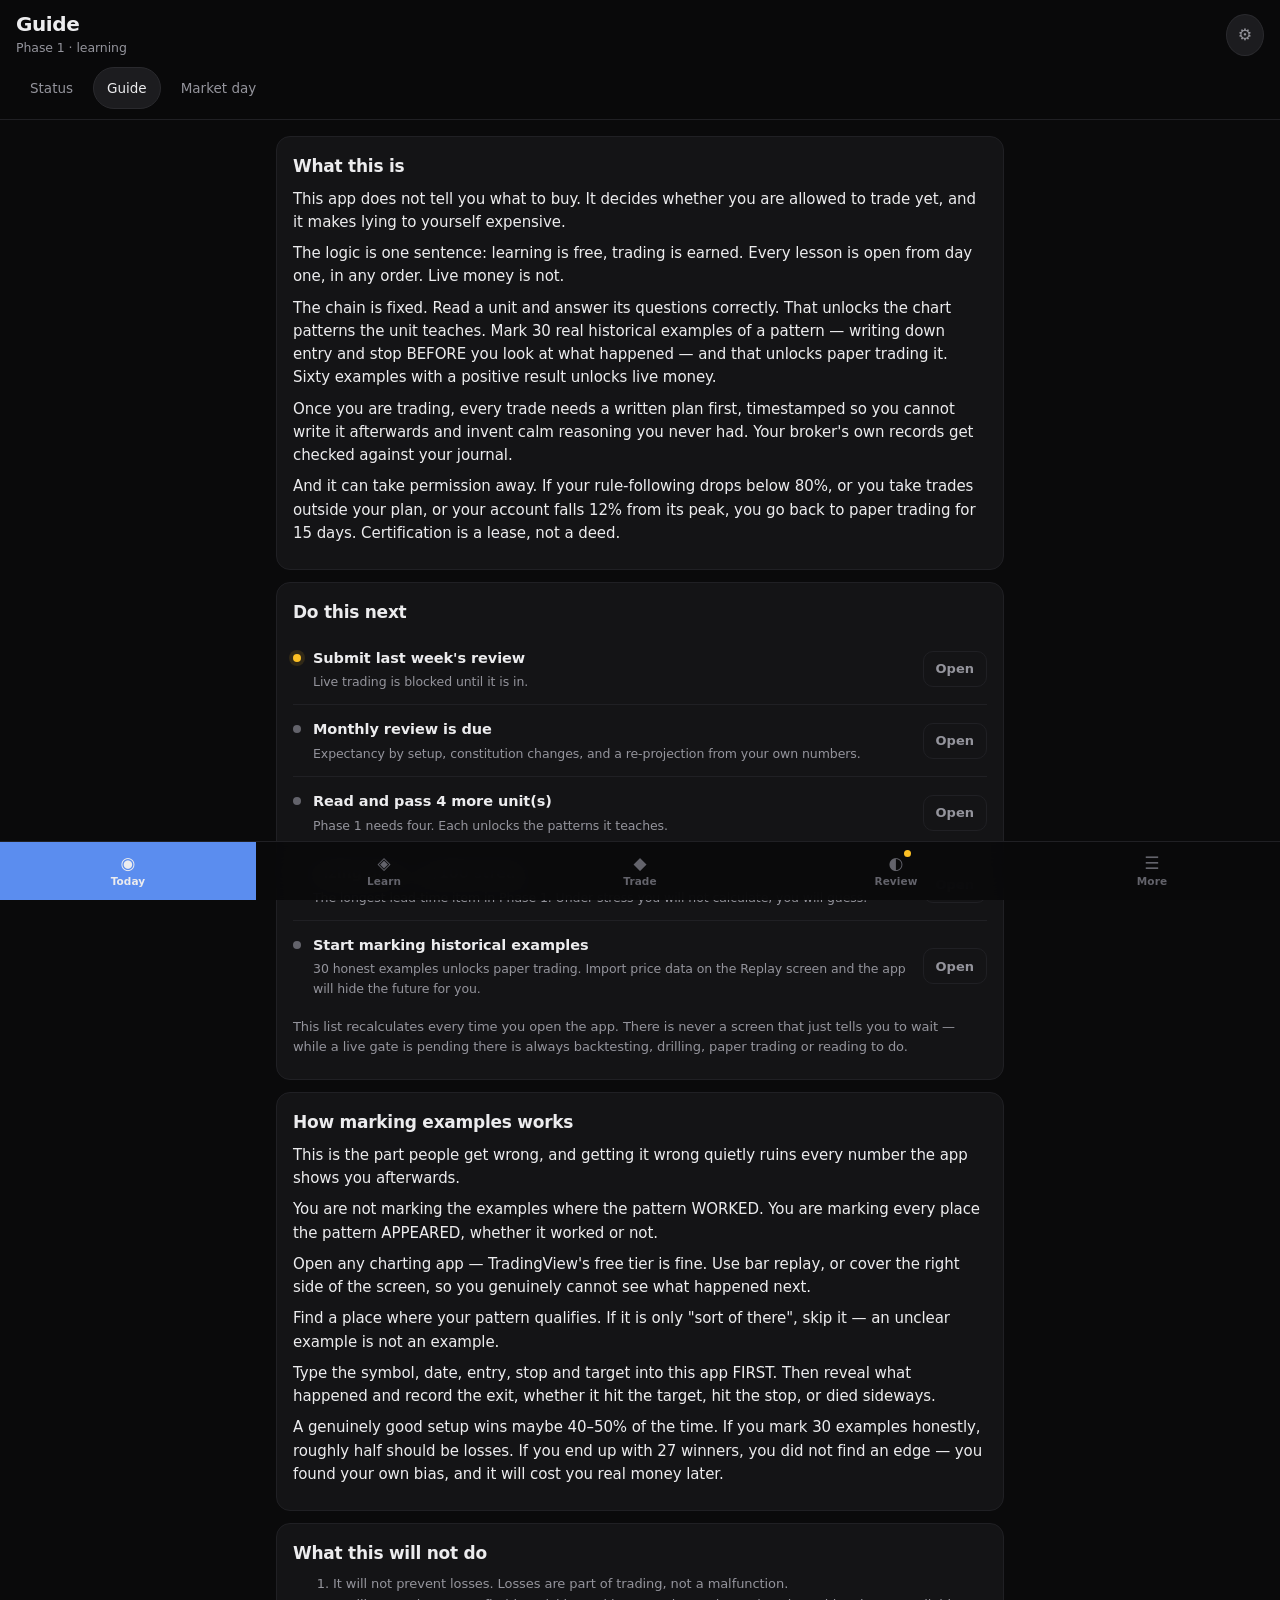
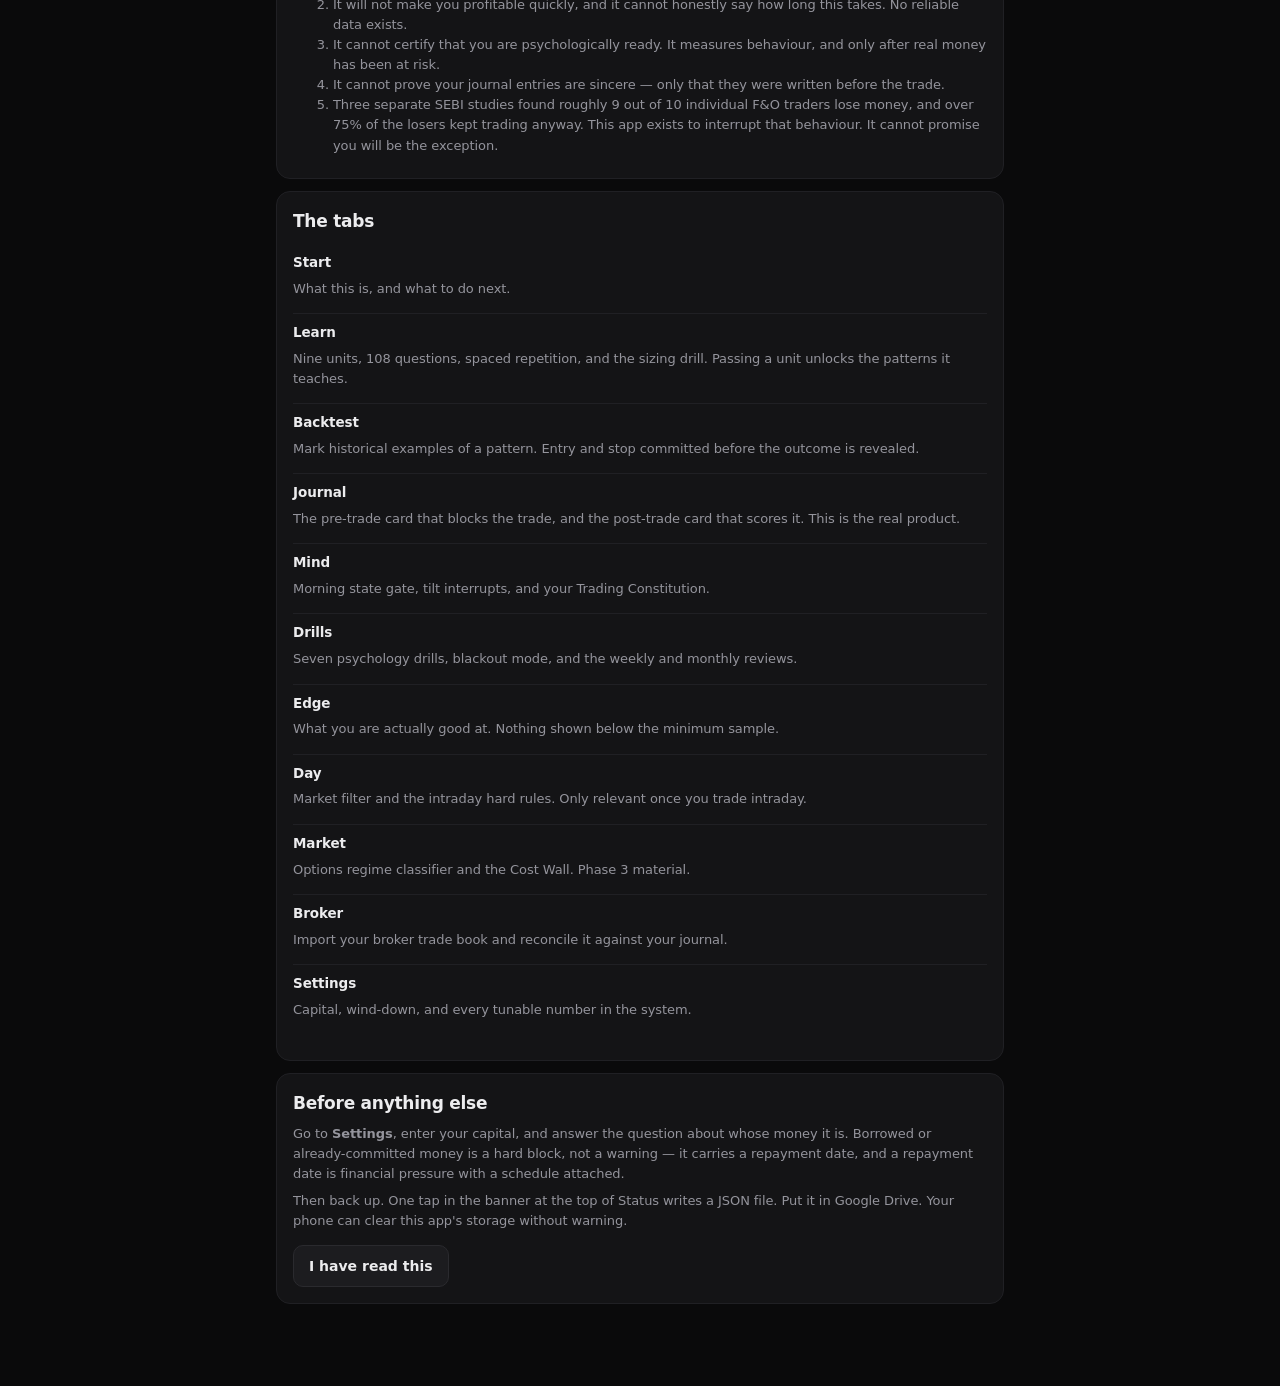
<file: index.html>
<!DOCTYPE html>
<html lang="en">
<head>
<meta charset="utf-8">
<meta name="viewport" content="width=device-width, initial-scale=1, viewport-fit=cover">
<meta name="theme-color" content="#0b0b0c">
<meta name="description" content="A trading education and discipline system for Indian markets. Learning is free. Trading is earned.">
<meta name="mobile-web-app-capable" content="yes">
<meta name="apple-mobile-web-app-capable" content="yes">
<meta name="apple-mobile-web-app-status-bar-style" content="black-translucent">
<meta name="apple-mobile-web-app-title" content="Trading System">
<title>Trading Career System</title>
<link rel="manifest" href="manifest.json">
<link rel="icon" href="icon.svg" type="image/svg+xml">
<link rel="stylesheet" href="css/styles.css">
</head>
<body>

<header id="topbar">
  <div class="tb-row">
    <div class="tb-text">
      <div class="tb-title" id="tbTitle">Today</div>
      <div class="tb-sub" id="tbSub"></div>
    </div>
    <button id="tbAction" class="icon" data-go="settings" aria-label="Settings">&#9881;</button>
  </div>
  <nav id="subnav" class="subnav" aria-label="Section screens"></nav>
</header>

<main id="app"><div class="skeleton"><div class="sk-card"></div><div class="sk-card"></div></div></main>

<nav id="tabbar" class="tabbar" aria-label="Main sections">
  <button data-section="today" class="sel"><span class="ti">&#9673;</span><span class="tl">Today</span></button>
  <button data-section="learn"><span class="ti">&#9672;</span><span class="tl">Learn</span></button>
  <button data-section="trade"><span class="ti">&#9670;</span><span class="tl">Trade</span></button>
  <button data-section="review"><span class="ti">&#9680;</span><span class="tl">Review</span></button>
  <button data-section="more"><span class="ti">&#9776;</span><span class="tl">More</span></button>
</nav>

<div id="toasts" class="toasts" role="status" aria-live="polite"></div>

<script type="module" src="js/app.js"></script>
<script>
if ('serviceWorker' in navigator) {
  window.addEventListener('load', () =>
    navigator.serviceWorker.register('sw.js').catch(e => console.warn('sw:', e)));
}
</script>
</body>
</html>
</file>
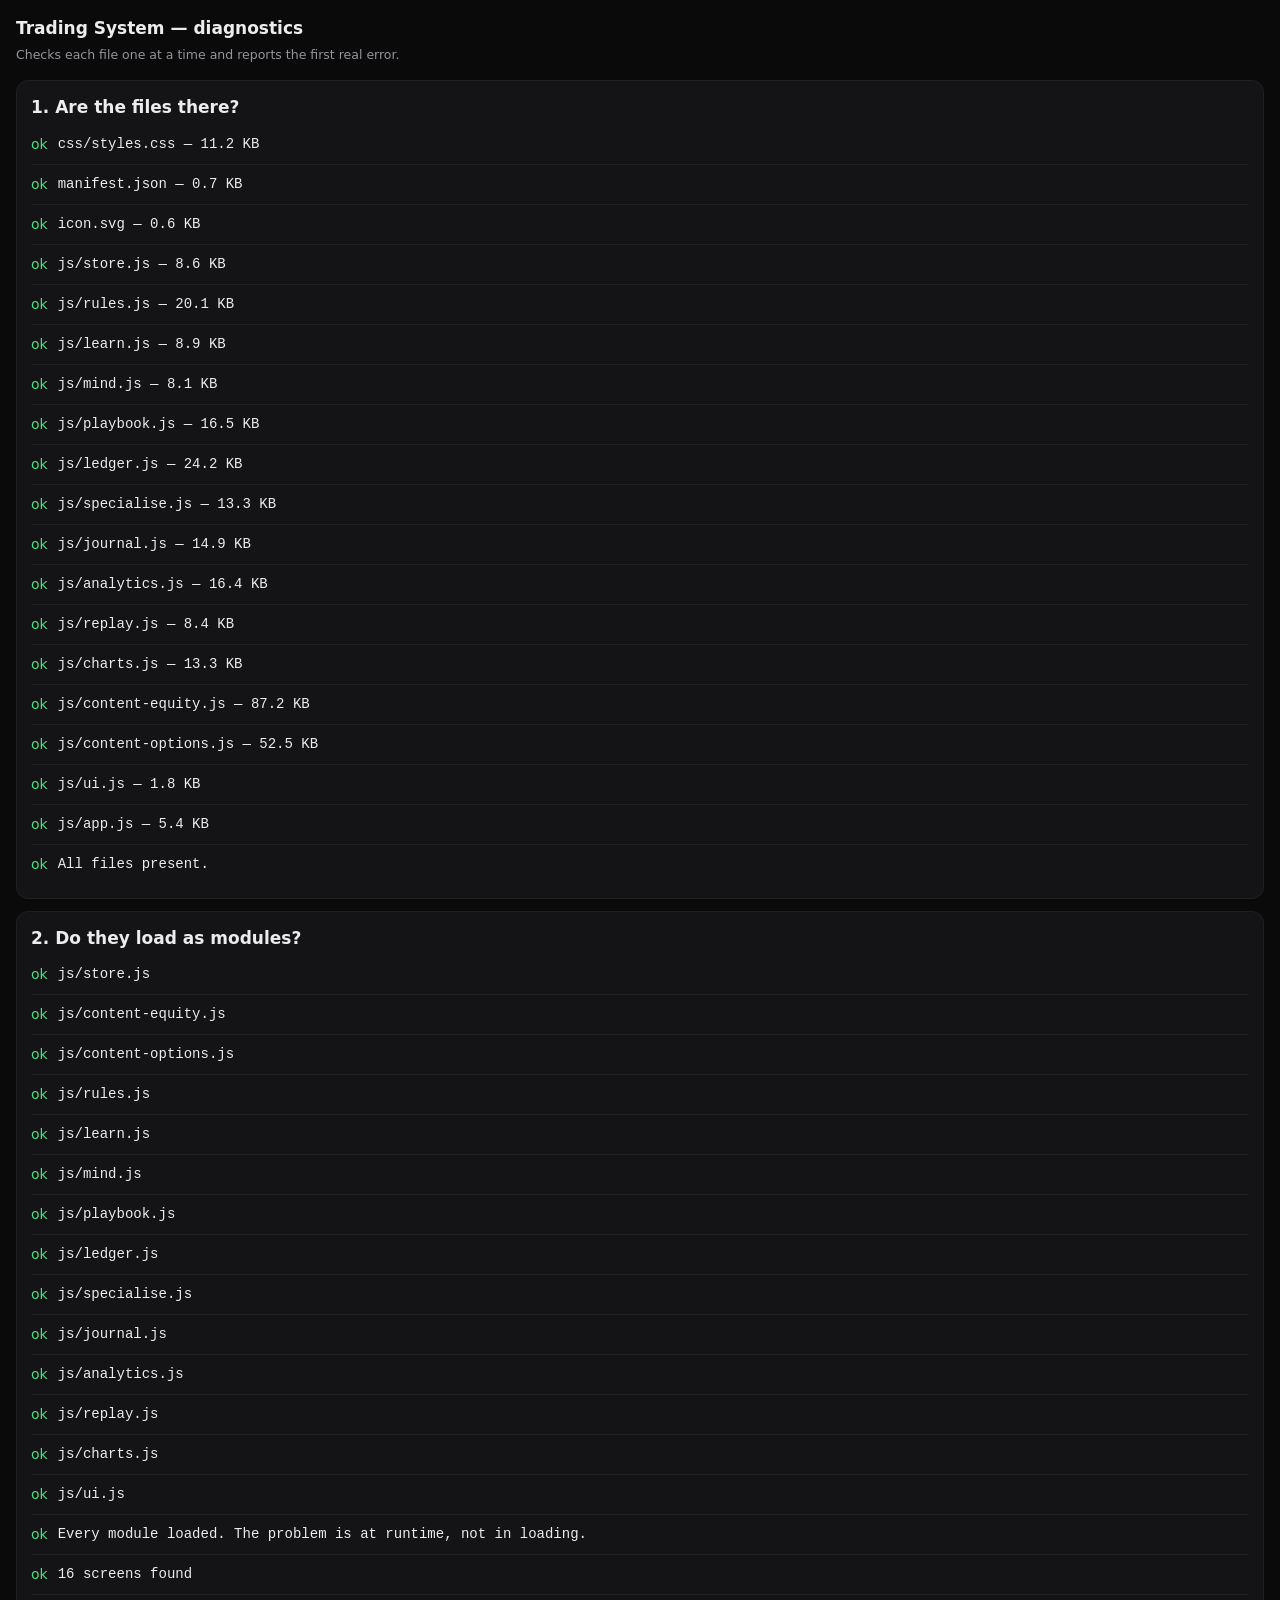
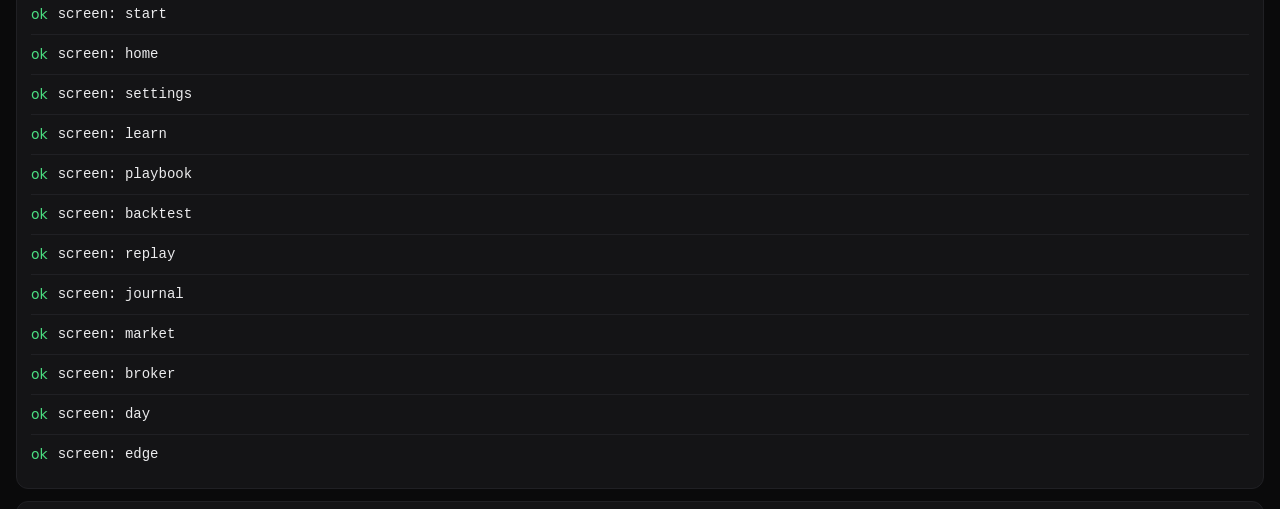
<file: diag.html>
<!DOCTYPE html>
<html lang="en">
<head>
<meta charset="utf-8">
<meta name="viewport" content="width=device-width, initial-scale=1">
<title>Diagnostics</title>
<style>
body{background:#0a0a0b;color:#ececee;font:14px/1.5 system-ui;margin:0;padding:16px}
h1{font-size:17px;margin:0 0 4px}
.sub{color:#94949c;font-size:12.5px;margin:0 0 16px}
.row{padding:9px 0;border-top:1px solid #202024;display:flex;gap:10px;align-items:flex-start}
.row:first-of-type{border-top:0}
.n{font-family:ui-monospace,monospace;flex:1;word-break:break-all}
.ok{color:#4ade80}.bad{color:#f87171}.warn{color:#fbbf24}
.err{color:#f87171;font-family:ui-monospace,monospace;font-size:11.5px;
  background:#1c1c1f;padding:10px;border-radius:8px;margin:8px 0 0;white-space:pre-wrap;word-break:break-word}
.box{background:#141416;border:1px solid #202024;border-radius:12px;padding:14px;margin-bottom:12px}
</style>
</head>
<body>
<h1>Trading System — diagnostics</h1>
<p class="sub">Checks each file one at a time and reports the first real error.</p>

<div class="box"><h1>1. Are the files there?</h1><div id="files"></div></div>
<div class="box"><h1>2. Do they load as modules?</h1><div id="mods"></div></div>
<div class="box"><h1>3. Environment</h1><div id="env"></div></div>

<script type="module">
const FILES = [
  'css/styles.css', 'manifest.json', 'icon.svg',
  'js/store.js', 'js/rules.js', 'js/learn.js', 'js/mind.js', 'js/playbook.js',
  'js/ledger.js', 'js/specialise.js', 'js/journal.js', 'js/analytics.js',
  'js/replay.js', 'js/charts.js', 'js/content-equity.js', 'js/content-options.js',
  'js/ui.js', 'js/app.js'
];
// Import order matters: the first failure is usually the real cause, and
// everything after it fails only because it depends on the broken one.
const MODULES = [
  'js/store.js', 'js/content-equity.js', 'js/content-options.js', 'js/rules.js',
  'js/learn.js', 'js/mind.js', 'js/playbook.js', 'js/ledger.js', 'js/specialise.js',
  'js/journal.js', 'js/analytics.js', 'js/replay.js', 'js/charts.js', 'js/ui.js'
];

const line = (host, name, cls, mark, detail) => {
  const d = document.createElement('div');
  d.className = 'row';
  d.innerHTML = `<span class="${cls}">${mark}</span><span class="n">${name}</span>`;
  host.appendChild(d);
  if (detail) {
    const e = document.createElement('div');
    e.className = 'err';
    e.textContent = detail;
    host.appendChild(e);
  }
};

const filesBox = document.getElementById('files');
let missing = 0;
for (const f of FILES) {
  try {
    const res = await fetch(f + '?t=' + Date.now());
    if (!res.ok) { line(filesBox, f, 'bad', '404', 'Not found at this path.'); missing++; continue; }
    const text = await res.text();
    const kb = (text.length / 1024).toFixed(1);
    // A file that is present but suspiciously small is usually a truncated paste.
    const thin = f.endsWith('.js') && text.length < 400;
    line(filesBox, `${f} — ${kb} KB`, thin ? 'warn' : 'ok', thin ? '!' : 'ok',
      thin ? 'Present but very small. Check the paste was complete.' : '');
    if (thin) missing++;
  } catch (e) {
    line(filesBox, f, 'bad', 'ERR', e.message); missing++;
  }
}
if (!missing) line(filesBox, 'All files present.', 'ok', 'ok', '');

const modBox = document.getElementById('mods');
let firstFail = null;
for (const m of MODULES) {
  try {
    await import('./' + m + '?t=' + Date.now());
    line(modBox, m, 'ok', 'ok', '');
  } catch (e) {
    const msg = (e && (e.message || String(e))) || 'unknown';
    line(modBox, m, 'bad', 'FAIL', msg);
    if (!firstFail) firstFail = { m, msg };
    break;   // everything after this fails for the same reason
  }
}
if (firstFail) {
  const d = document.createElement('div');
  d.className = 'err';
  d.textContent = `FIRST FAILURE: ${firstFail.m}\n\n${firstFail.msg}\n\n` +
    `Re-upload this one file. If the message mentions an unexpected end of input, ` +
    `the paste was cut short. If it names a missing export, the file is an older version.`;
  modBox.appendChild(d);
} else {
  line(modBox, 'Every module loaded. The problem is at runtime, not in loading.', 'ok', 'ok', '');
  try {
    const UI = await import('./js/ui.js?t=' + Date.now());
    const names = Object.keys(UI.VIEWS || {});
    line(modBox, `${names.length} screens found`, 'ok', 'ok', '');
    for (const n of names) {
      try { await UI.VIEWS[n](); line(modBox, 'screen: ' + n, 'ok', 'ok', ''); }
      catch (e) { line(modBox, 'screen: ' + n, 'bad', 'FAIL', e.message); }
    }
  } catch (e) { line(modBox, 'ui.js runtime', 'bad', 'FAIL', e.message); }
}

const envBox = document.getElementById('env');
line(envBox, 'URL: ' + location.href, 'ok', '·', '');
try {
  const p = await navigator.storage.persisted();
  line(envBox, 'Storage permanent: ' + p, p ? 'ok' : 'warn', p ? 'ok' : '!',
    p ? '' : 'Not yet granted. Add to Home screen and reopen from the icon.');
  const est = await navigator.storage.estimate();
  line(envBox, `Quota: ${(est.quota / 1048576).toFixed(0)} MB`, 'ok', '·', '');
} catch (e) { line(envBox, 'storage API', 'warn', '!', e.message); }
try {
  const db = await new Promise((res, rej) => {
    const r = indexedDB.open('__diag', 1);
    r.onsuccess = () => res(r.result); r.onerror = () => rej(r.error);
  });
  db.close(); indexedDB.deleteDatabase('__diag');
  line(envBox, 'IndexedDB works', 'ok', 'ok', '');
} catch (e) { line(envBox, 'IndexedDB', 'bad', 'FAIL', e.message); }
line(envBox, 'Service workers: ' + ('serviceWorker' in navigator), 'ok', '·', '');
</script>
</body>
</html>
</file>
<file: css/styles.css>
/* styles.css — OWNS: the entire visual system.
   Design intent: a professional instrument, not a game. Money is never
   celebrated; process is. Colour carries meaning and nothing else. */

:root{
  /* Surfaces: three levels of depth, no more. */
  --bg:#0a0a0b; --surface:#141416; --raised:#1c1c1f; --line:#2a2a2e; --line-soft:#202024;
  /* Text: three weights of emphasis. */
  --fg:#ececee; --dim:#94949c; --faint:#63636b;
  /* Meaning: green is adherence, not profit. */
  --ok:#4ade80; --ok-dim:#1a3d29; --warn:#fbbf24; --warn-dim:#3d3010;
  --bad:#f87171; --bad-dim:#3d1a1a; --acc:#5b8def; --acc-dim:#16294d;
  --r:14px; --r-sm:10px;
  --pad:16px;
  --tab-h:58px;
  --safe-b:env(safe-area-inset-bottom,0px);
  --safe-t:env(safe-area-inset-top,0px);
  --ff:-apple-system,BlinkMacSystemFont,"Segoe UI",system-ui,sans-serif;
  --fm:ui-monospace,"SF Mono",Menlo,monospace;
}

*{box-sizing:border-box;-webkit-tap-highlight-color:transparent}
html{-webkit-text-size-adjust:100%}
body{
  margin:0;background:var(--bg);color:var(--fg);font-family:var(--ff);
  font-size:15px;line-height:1.55;letter-spacing:-.005em;
  padding-bottom:calc(var(--tab-h) + var(--safe-b) + 8px);
  overscroll-behavior-y:contain;
}

/* ---------- top bar ---------- */
#topbar{
  position:sticky;top:0;z-index:20;background:rgba(10,10,11,.92);
  backdrop-filter:saturate(160%) blur(12px);-webkit-backdrop-filter:saturate(160%) blur(12px);
  border-bottom:1px solid var(--line-soft);padding-top:var(--safe-t);
}
.tb-row{display:flex;align-items:center;justify-content:space-between;gap:12px;padding:12px var(--pad) 0}
.tb-title{font-size:20px;font-weight:650;letter-spacing:-.02em;line-height:1.2}
.tb-sub{font-size:12.5px;color:var(--dim);margin-top:2px}
button.icon{
  background:var(--raised);border:1px solid var(--line);border-radius:50%;
  width:38px;height:38px;padding:0;font-size:16px;color:var(--dim);
  display:grid;place-items:center;margin:0;flex:0 0 auto;
}

/* ---------- sub navigation ---------- */
.subnav{display:flex;gap:6px;overflow-x:auto;padding:10px var(--pad);scrollbar-width:none}
.subnav::-webkit-scrollbar{display:none}
.subnav button{
  flex:0 0 auto;margin:0;background:transparent;border:1px solid transparent;
  color:var(--dim);font-size:13.5px;font-weight:500;padding:7px 13px;border-radius:99px;
}
.subnav button.sel{background:var(--raised);border-color:var(--line);color:var(--fg)}
.subnav button .dot{
  display:inline-block;width:6px;height:6px;border-radius:50%;background:var(--warn);
  margin-left:6px;vertical-align:middle;
}

/* ---------- bottom tab bar ---------- */
.tabbar{
  position:fixed;bottom:0;left:0;right:0;z-index:30;
  display:grid;grid-template-columns:repeat(5,1fr);
  background:rgba(10,10,11,.95);backdrop-filter:saturate(160%) blur(14px);
  -webkit-backdrop-filter:saturate(160%) blur(14px);
  border-top:1px solid var(--line-soft);padding-bottom:var(--safe-b);
}
.tabbar button{
  margin:0;background:none;border:0;border-radius:0;color:var(--faint);
  height:var(--tab-h);display:flex;flex-direction:column;align-items:center;
  justify-content:center;gap:3px;font-size:10.5px;font-weight:550;letter-spacing:.01em;
  position:relative;transition:color .15s;
}
.tabbar button .ti{font-size:17px;line-height:1}
.tabbar button.sel{color:var(--fg)}
.tabbar button.sel::before{
  content:'';position:absolute;top:0;left:50%;transform:translateX(-50%);
  width:26px;height:2px;background:var(--acc);border-radius:0 0 2px 2px;
}
.tabbar button .badge{
  position:absolute;top:8px;left:calc(50% + 8px);min-width:7px;height:7px;
  background:var(--warn);border-radius:99px;
}
.tabbar button:active{color:var(--fg)}

/* ---------- layout ---------- */
main{padding:var(--pad);display:flex;flex-direction:column;gap:12px;max-width:760px;margin:0 auto}
h2{font-size:17px;font-weight:640;margin:0 0 8px;letter-spacing:-.015em}
h3{font-size:14.5px;font-weight:600;margin:0 0 6px;letter-spacing:-.01em}
p{margin:8px 0}

/* ---------- cards ---------- */
.card{background:var(--surface);border:1px solid var(--line-soft);border-radius:var(--r);padding:var(--pad)}
.card.flat{background:none;border:0;padding:0}
.card.hero{background:linear-gradient(160deg,var(--raised),var(--surface));border-color:var(--line)}
.banner{border-radius:var(--r);padding:13px var(--pad);border:1px solid var(--line-soft);background:var(--surface)}
.banner.ok{border-color:var(--ok-dim);background:linear-gradient(90deg,rgba(74,222,128,.06),transparent)}
.banner.warn{border-color:var(--warn-dim);background:linear-gradient(90deg,rgba(251,191,36,.07),transparent)}
.banner.bad{border-color:var(--bad-dim);background:linear-gradient(90deg,rgba(248,113,113,.07),transparent)}

.sub{color:var(--dim);font-size:13px;margin:6px 0}
.faint{color:var(--faint);font-size:12.5px}
.ok{color:var(--ok)}.warn{color:var(--warn)}.bad{color:var(--bad)}.acc{color:var(--acc)}
.mono{font-family:var(--fm);font-variant-numeric:tabular-nums}
.big{font-size:28px;font-weight:660;letter-spacing:-.03em;font-family:var(--fm);
  font-variant-numeric:tabular-nums;line-height:1.1}
.label{font-size:11px;text-transform:uppercase;letter-spacing:.07em;color:var(--faint);font-weight:600}

/* ---------- rows and lists ---------- */
.rb{border-top:1px solid var(--line-soft);padding:11px 0}
.rb:first-of-type{border-top:0}
.rbh{display:flex;align-items:center;justify-content:space-between;gap:10px}
.blocks{margin:8px 0 0;padding-left:18px;color:var(--warn)}
.blocks li{margin:5px 0}
.blocks li.ok{color:var(--ok)}
ul.clean{list-style:none;margin:8px 0 0;padding:0}
ul.clean li{padding:9px 0;border-top:1px solid var(--line-soft)}
ul.clean li:first-child{border-top:0}

/* ---------- action list (Today) ---------- */
.act{display:flex;gap:12px;align-items:flex-start;padding:13px 0;border-top:1px solid var(--line-soft)}
.act:first-of-type{border-top:0}
.act .mark{width:8px;height:8px;border-radius:50%;background:var(--faint);margin-top:7px;flex:0 0 auto}
.act.urgent .mark{background:var(--warn);box-shadow:0 0 0 4px rgba(251,191,36,.12)}
.act .body{flex:1;min-width:0}
.act .t{font-weight:570;font-size:14.5px}
.act .w{color:var(--dim);font-size:12.5px;margin-top:3px}
.act button{margin:0;flex:0 0 auto;align-self:center;padding:8px 12px;font-size:13px}

/* ---------- progress ---------- */
.bt{height:6px;background:#232327;border-radius:99px;overflow:hidden;margin:8px 0 2px}
.bf{height:100%;border-radius:99px;background:var(--acc);transition:width .4s cubic-bezier(.4,0,.2,1)}
.bf.pos{background:var(--ok)}.bf.part{background:var(--warn)}.bf.neg{background:var(--bad)}

/* ---------- buttons ---------- */
button,.btn{
  background:var(--raised);color:var(--fg);border:1px solid var(--line);
  border-radius:var(--r-sm);padding:11px 15px;font-size:14px;font-weight:550;
  font-family:inherit;cursor:pointer;display:inline-block;margin:8px 8px 0 0;
  transition:transform .08s,background .15s;min-height:42px;
}
button:active,.btn:active{transform:scale(.97);background:#242429}
button.sel{background:var(--acc);border-color:var(--acc);color:#fff}
button.primary{background:var(--acc);border-color:var(--acc);color:#fff}
button.danger{background:var(--bad-dim);border-color:#5c1f1f;color:var(--bad)}
button.sub{background:none;border-color:var(--line-soft);color:var(--dim);font-size:13px;
  padding:8px 12px;min-height:36px}
button:disabled{opacity:.4;pointer-events:none}
.row{display:flex;flex-wrap:wrap;gap:8px}
.row button{margin:0}

/* ---------- inputs ---------- */
input,select,textarea{
  background:#0e0e10;color:var(--fg);border:1px solid var(--line);
  border-radius:var(--r-sm);padding:12px;font-size:16px;font-family:inherit;
  width:100%;margin-top:8px;transition:border-color .15s;
}
input:focus,select:focus,textarea:focus{outline:0;border-color:var(--acc)}
textarea{line-height:1.55;resize:vertical}
input[type=checkbox]{width:21px;height:21px;accent-color:var(--acc);margin:0;flex:0 0 auto}
.grid{display:grid;grid-template-columns:1fr 1fr;gap:8px}
.grid3{display:grid;grid-template-columns:repeat(3,1fr);gap:8px}
.tune{display:flex;align-items:center;justify-content:space-between;gap:12px;
  padding:9px 0;border-top:1px solid var(--line-soft);font-size:14px}
.tune:first-of-type{border-top:0}
.tune input{width:96px;margin:0;text-align:right;padding:9px}
label{font-size:14px}

/* ---------- tables ---------- */
table{width:100%;border-collapse:collapse;margin:10px 0;font-size:13.5px}
th{text-align:left;font-size:11px;text-transform:uppercase;letter-spacing:.06em;
  color:var(--faint);font-weight:600;padding:6px 8px 6px 0;border-bottom:1px solid var(--line-soft)}
td{padding:8px 8px 8px 0;border-bottom:1px solid var(--line-soft);vertical-align:top}
tr:last-child td{border-bottom:0}
td.num{font-family:var(--fm);font-variant-numeric:tabular-nums;text-align:right;padding-right:0}

/* ---------- charts ---------- */
.chart{width:100%;display:block;border-radius:var(--r-sm);background:#0e0e10;margin:10px 0}
.legend{display:flex;gap:14px;flex-wrap:wrap;font-size:12px;color:var(--dim);margin-top:6px}
.legend i{display:inline-block;width:9px;height:9px;border-radius:2px;margin-right:5px}

/* ---------- empty and loading states ---------- */
.empty{text-align:center;padding:34px 20px;color:var(--dim)}
.empty .ico{font-size:30px;opacity:.32;margin-bottom:10px}
.empty .t{font-weight:570;color:var(--fg);margin-bottom:5px;font-size:14.5px}
.empty .d{font-size:13px;max-width:38ch;margin:0 auto}
.skeleton{display:flex;flex-direction:column;gap:12px;padding:var(--pad)}
.sk-card{height:96px;border-radius:var(--r);
  background:linear-gradient(100deg,var(--surface) 30%,var(--raised) 50%,var(--surface) 70%);
  background-size:200% 100%;animation:sh 1.3s infinite}
@keyframes sh{to{background-position:-200% 0}}

/* ---------- toasts ---------- */
.toasts{position:fixed;left:12px;right:12px;bottom:calc(var(--tab-h) + var(--safe-b) + 12px);
  z-index:60;display:flex;flex-direction:column;gap:8px;pointer-events:none;align-items:center}
.toast{
  background:var(--raised);border:1px solid var(--line);border-radius:var(--r-sm);
  padding:12px 15px;font-size:13.5px;max-width:520px;width:100%;
  box-shadow:0 10px 30px rgba(0,0,0,.5);animation:tin .22s cubic-bezier(.2,0,.2,1);
  pointer-events:auto;
}
.toast.bad{border-color:var(--bad-dim);background:linear-gradient(90deg,rgba(248,113,113,.1),var(--raised))}
.toast.ok{border-color:var(--ok-dim);background:linear-gradient(90deg,rgba(74,222,128,.1),var(--raised))}
.toast .row{margin-top:10px}
@keyframes tin{from{opacity:0;transform:translateY(10px)}}

/* ---------- misc ---------- */
.pill{display:inline-block;font-size:11px;font-weight:600;padding:3px 9px;border-radius:99px;
  background:var(--raised);border:1px solid var(--line);color:var(--dim);letter-spacing:.01em}
.pill.ok{background:var(--ok-dim);border-color:transparent;color:var(--ok)}
.pill.warn{background:var(--warn-dim);border-color:transparent;color:var(--warn)}
.pill.bad{background:var(--bad-dim);border-color:transparent;color:var(--bad)}
hr{border:0;border-top:1px solid var(--line-soft);margin:14px 0}
a{color:var(--acc)}
@media (prefers-reduced-motion:reduce){*{animation:none!important;transition:none!important}}

/* ---------- third-party chart embed ---------- */
.tvwrap{position:relative;margin:10px 0;border-radius:10px;overflow:hidden;background:#0e0e10;
  border:1px solid var(--line-soft)}
.tvload{padding:26px;text-align:center;color:var(--faint);font-size:12.5px}
</file>
